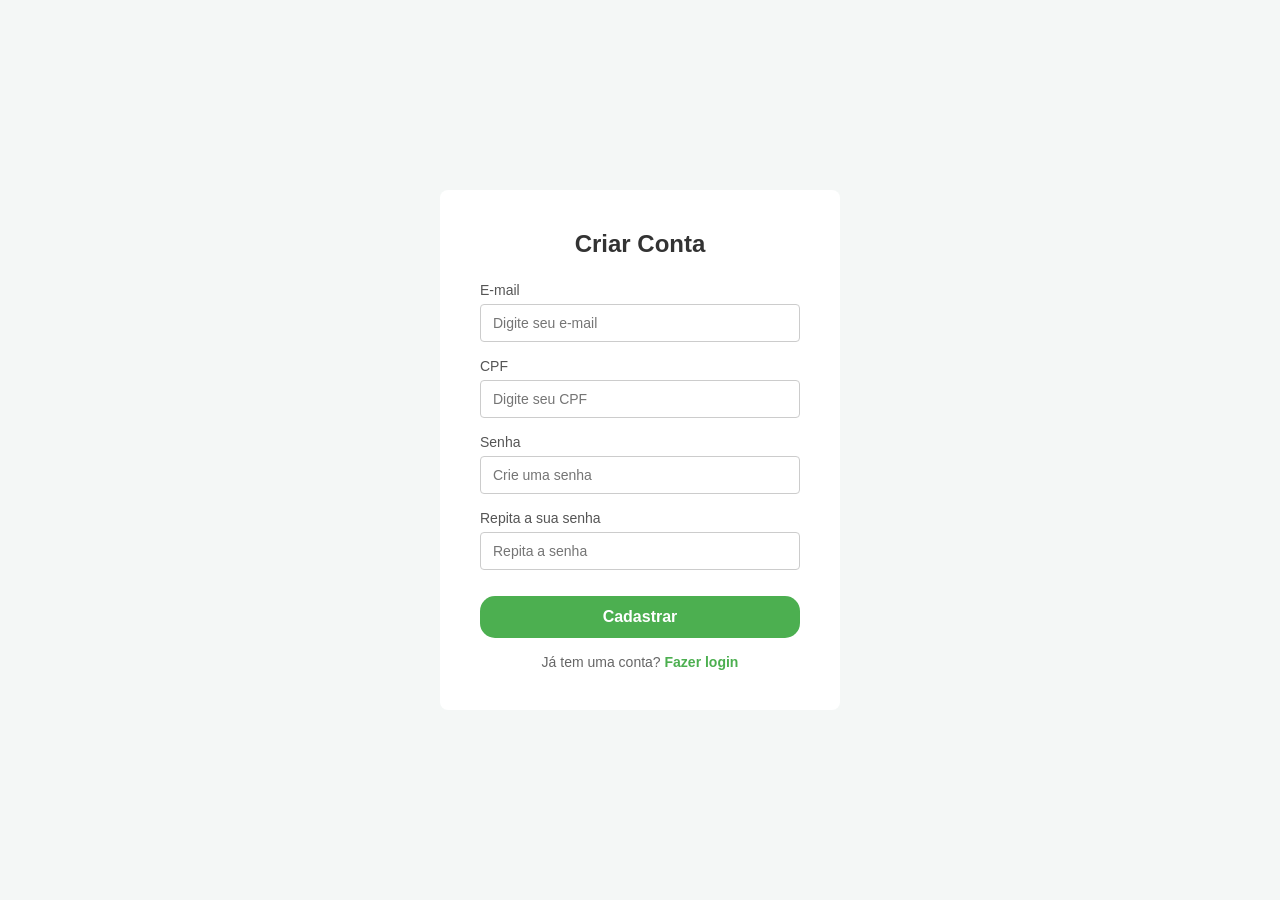
<file: View/index.html>
<!DOCTYPE html>
<html lang="pt-BR">
<head>
    <meta charset="UTF-8">
    <meta name="viewport" content="width=device-width, initial-scale=1.0">
    <title>Cadastro</title>
    <link rel="stylesheet" href="./styles/style.css">
</head>
<body>
    <div class="container">
        <h2>Criar Conta</h2>
        <form action="#" method="POST">
            <div class="input-group">
                <label for="email">E-mail</label>
                <input type="email" id="email" name="email" placeholder="Digite seu e-mail" required>
            </div>

            <div class="input-group">
                <label for="email">CPF</label>
                <input type="email" id="email" name="email" placeholder="Digite seu CPF" required>
            </div>
            
            <div class="input-group">
                <label for="senha">Senha</label>
                <input type="password" id="senha" name="senha" placeholder="Crie uma senha" required>
            </div>

            <div class="input-group">
                <label for="senha">Repita a sua senha</label>
                <input type="password" id="senha" name="senha" placeholder="Repita a senha" required>
            </div>

            <button type="submit" class="btn-submit">Cadastrar</button>
            
            <p class="login-link">Já tem uma conta? <a href="./login.html">Fazer login</a></p>
        </form>
    </div>
</body>
</html>
</file>
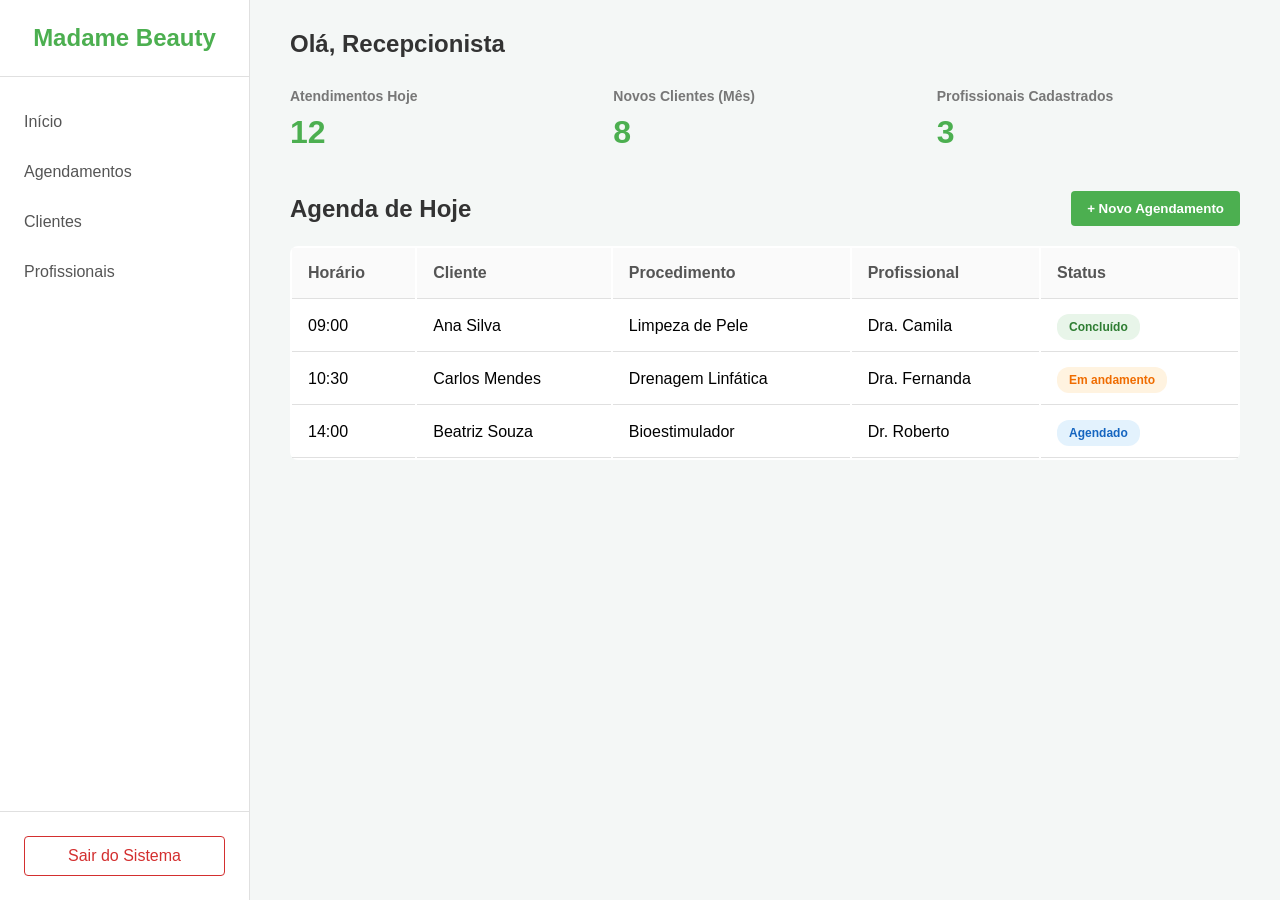
<file: View/home.html>
<!DOCTYPE html>
<html lang="pt-BR">
<head>
    <meta charset="UTF-8">
    <meta name="viewport" content="width=device-width, initial-scale=1.0">
    <title>Madame Beauty - Painel Principal</title>
    <link rel="stylesheet" href="./styles/home.css">
    <link rel="stylesheet" href="./styles/header.css">
</head>
<body>
    <header class="sidebar">
        <div class="logo">
            <h2>Madame Beauty</h2>
        </div>
        <nav class="menu">
            <a href="./home.html" class="active">Início</a>
            <a href="#">Agendamentos</a>
            <a href="./cliente.html">Clientes</a>
            <a href="#">Profissionais</a>
        </nav>
        <div class="logout">
            <a href="#" class="btn-sair">Sair do Sistema</a>
        </div>
    </header>

    <main class="main-content">
        <header class="top-header">
            <h1>Olá, Recepcionista</h1>
        </header>

        <section class="summary-cards">
            <div class="card">
                <h3>Atendimentos Hoje</h3>
                <p class="number">12</p>
            </div>
            <div class="card">
                <h3>Novos Clientes (Mês)</h3>
                <p class="number">8</p>
            </div>
            <div class="card">
                <h3>Profissionais Cadastrados</h3>
                <p class="number">3</p>
            </div>
        </section>

        <section class="agenda-section">
            <div class="section-header">
                <h2>Agenda de Hoje</h2>
                <button class="btn-novo">+ Novo Agendamento</button>
            </div>
            
            <div class="table">
                <table class="agenda-table">
                    <thead>
                        <tr>
                            <th>Horário</th>
                            <th>Cliente</th>
                            <th>Procedimento</th>
                            <th>Profissional</th>
                            <th>Status</th>
                        </tr>
                    </thead>
                    <tbody>
                        <tr>
                            <td>09:00</td>
                            <td>Ana Silva</td>
                            <td>Limpeza de Pele</td>
                            <td>Dra. Camila</td>
                            <td><span class="status concluido">Concluído</span></td>
                        </tr>
                        <tr>
                            <td>10:30</td>
                            <td>Carlos Mendes</td>
                            <td>Drenagem Linfática</td>
                            <td>Dra. Fernanda</td>
                            <td><span class="status andamento">Em andamento</span></td>
                        </tr>
                        <tr>
                            <td>14:00</td>
                            <td>Beatriz Souza</td>
                            <td>Bioestimulador</td>
                            <td>Dr. Roberto</td>
                            <td><span class="status agendado">Agendado</span></td>
                        </tr>
                    </tbody>
                </table>
            </div>
        </section>
    </main>
</body>
</html>
</file>
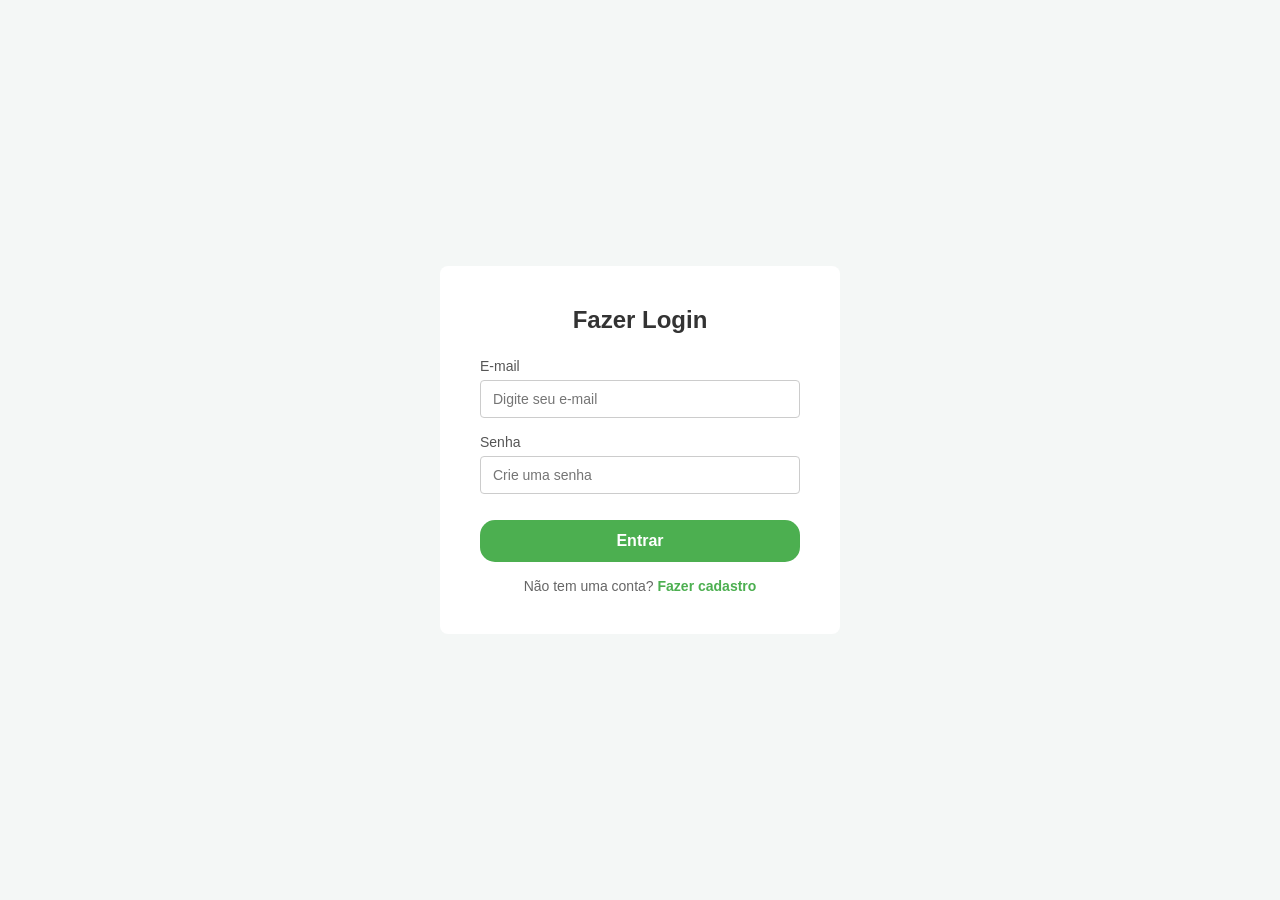
<file: View/login.html>
<!DOCTYPE html>
<html lang="en">
<head>
    <meta charset="UTF-8">
    <meta name="viewport" content="width=device-width, initial-scale=1.0">
    <title>Login</title>
    <link rel="stylesheet" href="./styles/login.css">
</head>
<body>
    <div class="container">
        <h2>Fazer Login</h2>
        <form action="#" method="POST">
            <div class="input-group">
                <label for="email">E-mail</label>
                <input type="email" id="email" name="email" placeholder="Digite seu e-mail" required>
            </div>
            
            <div class="input-group">
                <label for="senha">Senha</label>
                <input type="password" id="senha" name="senha" placeholder="Crie uma senha" required>
            </div>

            <button type="button" class="btn-submit" onclick="window.location.href='./home.html'">Entrar</button>
            
            <p class="login-link">Não tem uma conta? <a href="./index.html">Fazer cadastro</a></p>
        </form>
    </div>
</body>
</html>
</file>
<file: View/styles/style.css>
* {
    margin: 0;
    padding: 0;
    box-sizing: border-box;
    font-family: 'Segoe UI', Tahoma, Geneva, Verdana, sans-serif;
}

body {
    background-color: #f4f7f6;
    display: flex;
    justify-content: center;
    align-items: center;
    min-height: 100vh;
}

.container {
    background-color: #ffffff;
    padding: 40px;
    border-radius: 8px;
    width: 100%;
    max-width: 400px;
}

h2 {
    text-align: center;
    color: #333333;
    margin-bottom: 24px;
}

.input-group {
    margin-bottom: 16px;
}

.input-group label {
    display: block;
    margin-bottom: 6px;
    color: #555555;
    font-size: 14px;
}

.input-group input {
    width: 100%;
    padding: 10px 12px;
    border: 1px solid #cccccc;
    border-radius: 4px;
    font-size: 14px;
    outline: none;
}

.btn-submit {
    width: 100%;
    padding: 12px;
    background-color: #4CAF50;
    color: white;
    border: none;
    border-radius: 4px;
    font-size: 16px;
    font-weight: bold;
    cursor: pointer;
    margin-top: 10px;
    border-radius: 15px;
}

.btn-submit:hover {
    background-color: #45a049;
}

.login-link {
    text-align: center;
    margin-top: 16px;
    font-size: 14px;
    color: #666666;
}

.login-link a {
    color: #4CAF50;
    text-decoration: none;
    font-weight: 600;
}

.login-link a:hover {
    text-decoration: underline;
}
</file>
<file: View/styles/home.css>
* {
    margin: 0;
    padding: 0;
    box-sizing: border-box;
    font-family: 'Segoe UI', Tahoma, Geneva, Verdana, sans-serif;
}

body {
    display: flex;
    background-color: #f4f7f6;
    min-height: 100vh;
}

.main-content {
    flex: 1;
    width: 100%;
    margin-left: 250px;
    padding: 30px 40px;
}

.top-header {
    display: flex;
    justify-content: space-between;
    align-items: center;
    margin-bottom: 30px;
}

.top-header h1 {
    color: #333;
    font-size: 24px;
}

.summary-cards {
    display: grid;
    grid-template-columns: repeat(auto-fit, minmax(200px, 1fr));
    gap: 20px;
    margin-bottom: 40px;
}

.card h3 {
    font-size: 14px;
    color: #777;
    margin-bottom: 10px;
}

.card .number {
    font-size: 32px;
    font-weight: bold;
    color: #4CAF50;
}

.section-header {
    display: flex;
    justify-content: space-between;
    align-items: center;
    margin-bottom: 20px;
}

.section-header h2 {
    color: #333;
}

.btn-novo {
    background-color: #4CAF50;
    color: white;
    border: none;
    padding: 10px 16px;
    border-radius: 4px;
    font-weight: bold;
    cursor: pointer;
}

.btn-novo:hover {
    background-color: #45a049;
}

.table {
    width: 100%;
    background: #fff;
    border-radius: 8px;
}

.agenda-table {
    width: 100%;
}

.agenda-table th, .agenda-table td {
    padding: 16px;
    border-bottom: 1px solid #e0e0e0;
    padding: 16px;
    text-align: left; 
}

.agenda-table th {
    background-color: #fafafa;
    color: #555;
    font-weight: 600;
}

.status {
    padding: 6px 12px;
    border-radius: 12px;
    font-size: 12px;
    font-weight: bold;
}

.table-container {
    width: 100%;
    background: #fff;
    border-radius: 8px;
}

.status.concluido { background-color: #e8f5e9; color: #2e7d32; }
.status.andamento { background-color: #fff3e0; color: #ef6c00; }
.status.agendado { background-color: #e3f2fd; color: #1565c0; }
</file>
<file: View/styles/header.css>
.sidebar {
    width: 250px;
    background-color: #ffffff;
    border-right: 1px solid #e0e0e0;
    display: flex;
    flex-direction: column;
    position: fixed;
    height: 100vh;
}


.logo {
    padding: 24px;
    text-align: center;
    border-bottom: 1px solid #e0e0e0;
    color: #4CAF50;
}

.menu {
    flex: 1;
    display: flex;
    flex-direction: column;
    padding: 20px 0;
}

.menu a {
    padding: 16px 24px;
    text-decoration: none;
    color: #555;
    font-weight: 500;
}

.menu a:hover {
    background-color: #e8f5e9;
    color: #4CAF50;
    border-left: 4px solid #4CAF50;
}

.logout {
    padding: 24px;
    border-top: 1px solid #e0e0e0;
}

.btn-sair {
    display: block;
    text-align: center;
    padding: 10px;
    color: #d32f2f;
    text-decoration: none;
    border: 1px solid #d32f2f;
    border-radius: 4px;
}

.btn-sair:hover {
    background-color: #d32f2f;
    color: white;
}
</file>
<file: View/styles/login.css>
* {
    margin: 0;
    padding: 0;
    box-sizing: border-box;
    font-family: 'Segoe UI', Tahoma, Geneva, Verdana, sans-serif;
}

body {
    background-color: #f4f7f6;
    display: flex;
    justify-content: center;
    align-items: center;
    min-height: 100vh;
}

.container {
    background-color: #ffffff;
    padding: 40px;
    border-radius: 8px;
    width: 100%;
    max-width: 400px;
}

h2 {
    text-align: center;
    color: #333333;
    margin-bottom: 24px;
}

.input-group {
    margin-bottom: 16px;
}

.input-group label {
    display: block;
    margin-bottom: 6px;
    color: #555555;
    font-size: 14px;
}

.input-group input {
    width: 100%;
    padding: 10px 12px;
    border: 1px solid #cccccc;
    border-radius: 4px;
    font-size: 14px;
    outline: none;
}

.btn-submit {
    width: 100%;
    padding: 12px;
    background-color: #4CAF50;
    color: white;
    border: none;
    border-radius: 4px;
    font-size: 16px;
    font-weight: bold;
    cursor: pointer;
    margin-top: 10px;
    border-radius: 15px;
}

.btn-submit:hover {
    background-color: #45a049;
}

.login-link {
    text-align: center;
    margin-top: 16px;
    font-size: 14px;
    color: #666666;
}

.login-link a {
    color: #4CAF50;
    text-decoration: none;
    font-weight: 600;
}

.login-link a:hover {
    text-decoration: underline;
}
</file>
